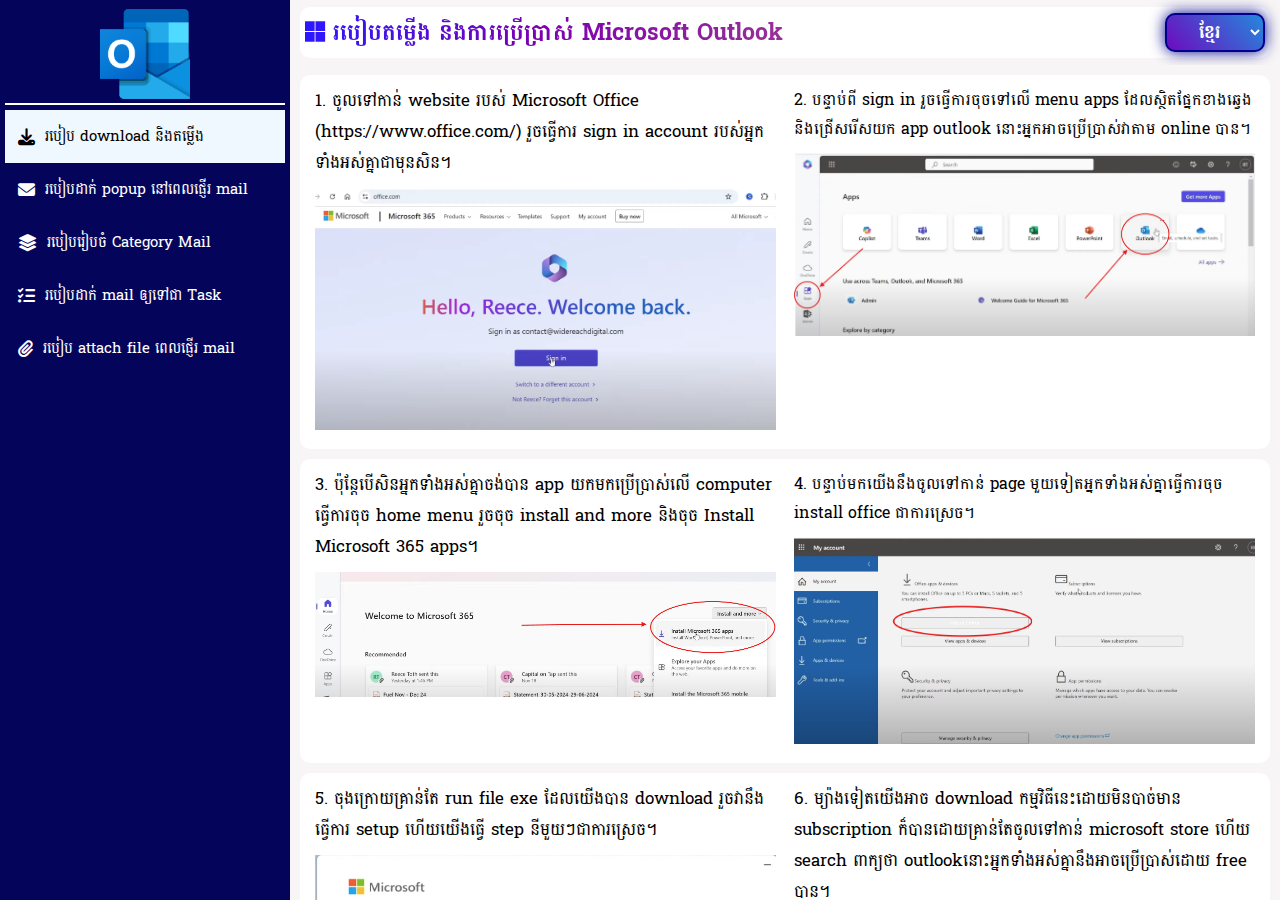
<file: index.html>
<!DOCTYPE html>
<html lang="en">
  <head>
    <meta charset="UTF-8" />
    <meta name="viewport" content="width=device-width, initial-scale=1.0" />
    <title>Microsoft Outlook</title>
    <link
      rel="stylesheet"
      href="https://cdnjs.cloudflare.com/ajax/libs/font-awesome/6.7.2/css/all.min.css"
    />
    <link rel="stylesheet" href="./styles/index.css" />
    <link href="https://unpkg.com/aos@2.3.1/dist/aos.css" rel="stylesheet" />
  </head>
  <body>
    <div class="main-container">
      <div class="side-bar">
        <div class="img">
          <img src="./img/logo.png" alt="" />
        </div>
        <div class="main-menu">
          <ul>
            <li data-translate="sidebar1" id="download">
              <i class="fa-solid fa-download"></i>
              <a
                href="index.html"
                class="translation-text"
                id="download-text"
              ></a>
            </li>
            <li data-translate="sidebar2" id="emailpop">
              <i class="fa-solid fa-envelope"></i>
              <a
                href="./pages/email.html"
                class="translation-text"
                id="email-text"
              ></a>
            </li>
            <li data-translate="sidebar3" id="category">
              <i class="fa-solid fa-layer-group"></i>
              <a
                href="./pages/category.html"
                class="translation-text"
                id="category-text"
              ></a>
            </li>
            <li data-translate="sidebar4" id="task">
              <i class="fa-solid fa-list-check"></i>
              <a
                href="./pages/mail-to-task.html"
                class="translation-text"
                id="task-text"
              ></a>
            </li>
            <li data-translate="sidebar5" id="attach">
              <i class="fa-solid fa-paperclip"></i>
              <a
                href="./pages/attach.html"
                class="translation-text"
                id="attach-text"
              ></a>
            </li>
          </ul>
        </div>
      </div>
      <div class="top-menu">
        <div class="header">
          <div class="title" data-translate="title">
            <i class="fa-brands fa-microsoft"></i>
            <span class="translation-text"></span>
          </div>
          <div class="lang">
            <select name="" id="switchlang">
              <option value="km" style="color: black">ខ្មែរ</option>
              <option value="en" style="color: black">English</option>
            </select>
          </div>
        </div>
      </div>
      <div class="container" id="download-content" data-aos="fade-up">
        <div class="box">
          <div class="left">
            <div class="des">
              <span data-translate="download1"></span>
            </div>
            <div class="img-des">
              <img src="./img/download1.png" alt="" />
            </div>
          </div>
          <div class="right">
            <div class="des" data-translate="download2"></div>
            <div class="img-des">
              <img src="./img/download2.png" alt="" />
            </div>
          </div>
        </div>
        <div class="box">
          <div class="left">
            <div class="des">
              <span data-translate="download3"></span>
            </div>
            <div class="img-des">
              <img src="./img/download3.png" alt="" />
            </div>
          </div>
          <div class="right">
            <div class="des" data-translate="download4"></div>
            <div class="img-des">
              <img src="./img/download4.png" alt="" />
            </div>
          </div>
        </div>
        <div class="box">
          <div class="left">
            <div class="des">
              <span data-translate="download5"></span>
            </div>
            <div class="img-des">
              <img src="./img/download5.png" alt="" />
            </div>
          </div>
          <div class="right">
            <div class="des">
              <span data-translate="download6"></span>
            </div>
            <div class="img-des">
              <img src="./img/download6.png" alt="" />
            </div>
          </div>
        </div>
      </div>
    </div>
  </body>
  <script src="./js/translate.js"></script>
  <script src="https://unpkg.com/aos@2.3.1/dist/aos.js"></script>
  <script>
    AOS.init();
  </script>
</html>
</file>
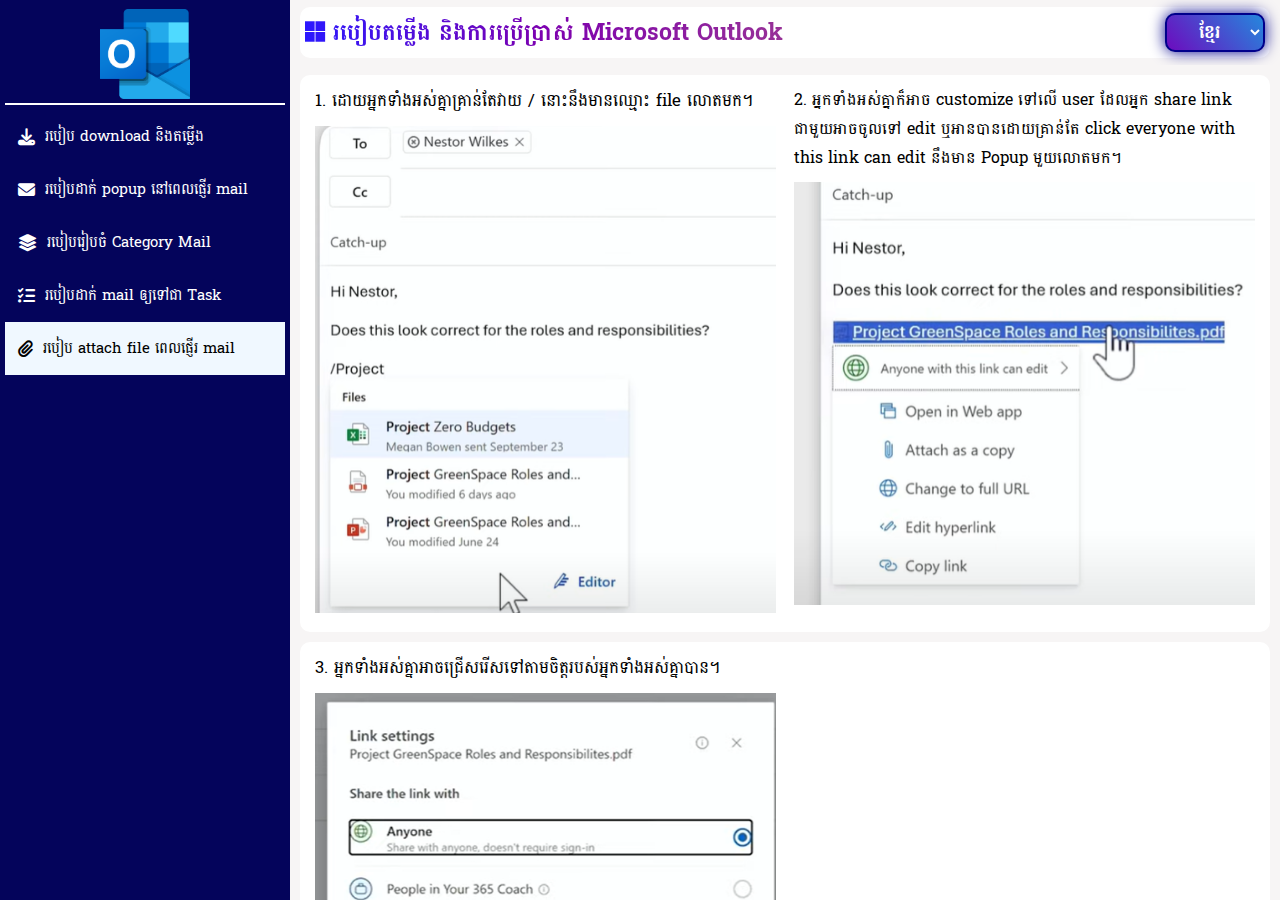
<file: pages/attach.html>
<!DOCTYPE html>
<html lang="en">
  <head>
    <meta charset="UTF-8" />
    <meta name="viewport" content="width=device-width, initial-scale=1.0" />
    <title>Microsoft Outlook</title>
    <link
      rel="stylesheet"
      href="https://cdnjs.cloudflare.com/ajax/libs/font-awesome/6.7.2/css/all.min.css"
    />
    <link rel="stylesheet" href="../styles/index.css" />
    <link href="https://unpkg.com/aos@2.3.1/dist/aos.css" rel="stylesheet" />
  </head>
  <body>
    <div class="main-container">
      <div class="side-bar">
        <div class="img">
          <img src="../img/logo.png" alt="" />
        </div>
        <div class="main-menu">
          <ul>
            <li data-translate="sidebar1" id="download">
              <i class="fa-solid fa-download"></i>
              <a
                href="../index.html"
                class="translation-text"
                id="download-text"
              ></a>
            </li>
            <li data-translate="sidebar2" id="emailpop">
              <i class="fa-solid fa-envelope"></i>
              <a href="email.html" class="translation-text" id="email-text"></a>
            </li>
            <li data-translate="sidebar3" id="category">
              <i class="fa-solid fa-layer-group"></i>
              <a
                href="category.html"
                class="translation-text"
                id="category-text"
              ></a>
            </li>
            <li data-translate="sidebar4" id="task">
              <i class="fa-solid fa-list-check"></i>
              <a
                href="mail-to-task.html"
                class="translation-text"
                id="task-text"
              ></a>
            </li>
            <li data-translate="sidebar5" id="attach">
              <i class="fa-solid fa-paperclip"></i>
              <a
                href="attach.html"
                class="translation-text"
                id="attach-text"
              ></a>
            </li>
          </ul>
        </div>
      </div>
      <div class="top-menu">
        <div class="header">
          <div class="title" data-translate="title">
            <i class="fa-brands fa-microsoft"></i>
            <span class="translation-text"></span>
          </div>
          <div class="lang">
            <select name="" id="switchlang">
              <option value="km" style="color: black">ខ្មែរ</option>
              <option value="en" style="color: black">English</option>
            </select>
          </div>
        </div>
      </div>
      <div class="container" id="download-content" data-aos="fade-up">
        <div class="box">
          <div class="left">
            <div class="des">
              <span data-translate="attach1"></span>
            </div>
            <div class="img-des">
              <img src="../img/attach1.png" alt="" />
            </div>
          </div>
          <div class="right">
            <div class="des" data-translate="attach2"></div>
            <div class="img-des">
              <img src="../img/attach2.png" alt="" />
            </div>
          </div>
        </div>
        <div class="box">
          <div class="left">
            <div class="des">
              <span data-translate="attach3"></span>
            </div>
            <div class="img-des">
              <img src="../img/attach3.png" alt="" />
            </div>
          </div>
        </div>
      </div>
    </div>
  </body>
  <script src="../js/translate.js"></script>
  <script src="https://unpkg.com/aos@2.3.1/dist/aos.js"></script>
  <script>
    AOS.init();
  </script>
</html>
</file>
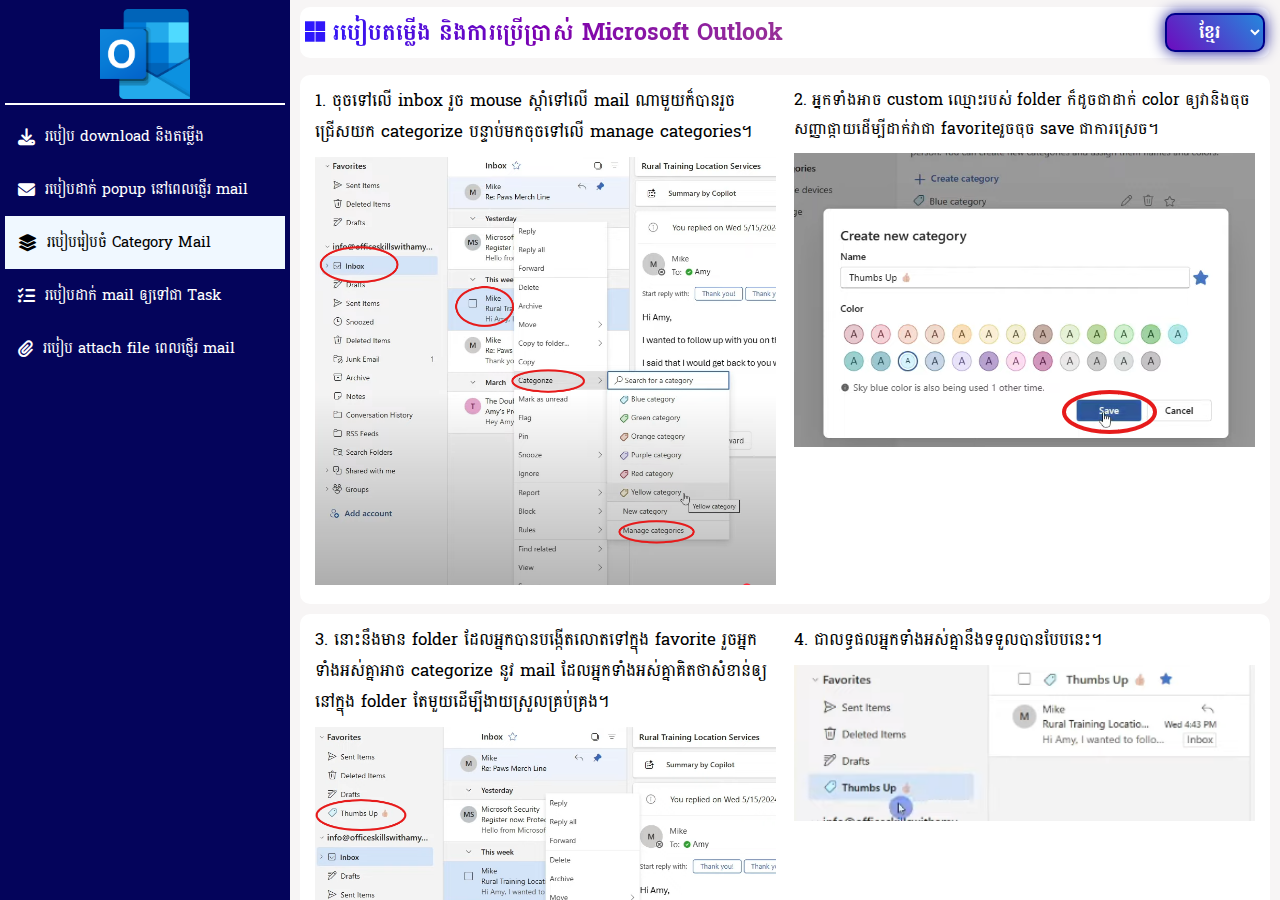
<file: pages/category.html>
<!DOCTYPE html>
<html lang="en">
  <head>
    <meta charset="UTF-8" />
    <meta name="viewport" content="width=device-width, initial-scale=1.0" />
    <title>Microsoft Outlook</title>
    <link
      rel="stylesheet"
      href="https://cdnjs.cloudflare.com/ajax/libs/font-awesome/6.7.2/css/all.min.css"
    />
    <link rel="stylesheet" href="../styles/index.css" />
    <link href="https://unpkg.com/aos@2.3.1/dist/aos.css" rel="stylesheet" />
  </head>
  <body>
    <div class="main-container">
      <div class="side-bar">
        <div class="img">
          <img src="../img/logo.png" alt="" />
        </div>
        <div class="main-menu">
          <ul>
            <li data-translate="sidebar1" id="download">
              <i class="fa-solid fa-download"></i>
              <a
                href="../index.html"
                class="translation-text"
                id="download-text"
              ></a>
            </li>
            <li data-translate="sidebar2" id="emailpop">
              <i class="fa-solid fa-envelope"></i>
              <a href="email.html" class="translation-text" id="email-text"></a>
            </li>
            <li data-translate="sidebar3" id="category">
              <i class="fa-solid fa-layer-group"></i>
              <a
                href="category.html"
                class="translation-text"
                id="category-text"
              ></a>
            </li>
            <li data-translate="sidebar4" id="task">
              <i class="fa-solid fa-list-check"></i>
              <a
                href="mail-to-task.html"
                class="translation-text"
                id="task-text"
              ></a>
            </li>
            <li data-translate="sidebar5" id="attach">
              <i class="fa-solid fa-paperclip"></i>
              <a
                href="attach.html"
                class="translation-text"
                id="attach-text"
              ></a>
            </li>
          </ul>
        </div>
      </div>
      <div class="top-menu">
        <div class="header">
          <div class="title" data-translate="title">
            <i class="fa-brands fa-microsoft"></i>
            <span class="translation-text"></span>
          </div>
          <div class="lang">
            <select name="" id="switchlang">
              <option value="km" style="color: black">ខ្មែរ</option>
              <option value="en" style="color: black">English</option>
            </select>
          </div>
        </div>
      </div>
      <div class="container" id="download-content" data-aos="fade-up">
        <div class="box">
          <div class="left">
            <div class="des">
              <span data-translate="category1"></span>
            </div>
            <div class="img-des">
              <img src="../img/category1.png" alt="" />
            </div>
          </div>
          <div class="right">
            <div class="des" data-translate="category2"></div>
            <div class="img-des">
              <img src="../img/category2.png" alt="" />
            </div>
          </div>
        </div>
        <div class="box">
          <div class="left">
            <div class="des">
              <span data-translate="category3"></span>
            </div>
            <div class="img-des">
              <img src="../img/category3.png" alt="" />
            </div>
          </div>
          <div class="right">
            <div class="des">
              <span data-translate="category4"></span>
            </div>
            <div class="img-des">
              <img src="../img/category4.png" alt="" />
            </div>
          </div>
        </div>
      </div>
    </div>
  </body>
  <script src="../js/translate.js"></script>
  <script src="https://unpkg.com/aos@2.3.1/dist/aos.js"></script>
  <script>
    AOS.init();
  </script>
</html>
</file>
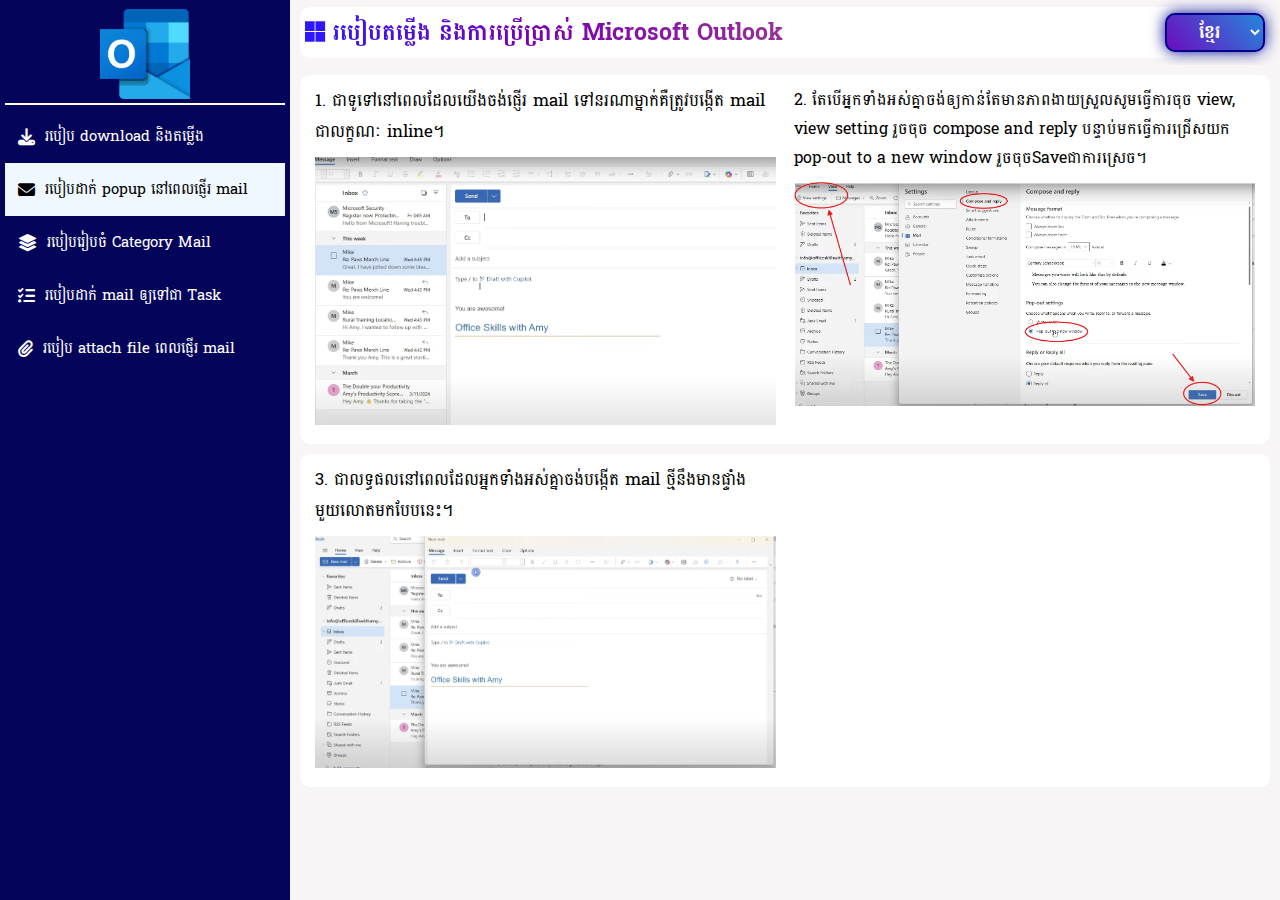
<file: pages/email.html>
<!DOCTYPE html>
<html lang="en">
  <head>
    <meta charset="UTF-8" />
    <meta name="viewport" content="width=device-width, initial-scale=1.0" />
    <title>Microsoft Outlook</title>
    <link
      rel="stylesheet"
      href="https://cdnjs.cloudflare.com/ajax/libs/font-awesome/6.7.2/css/all.min.css"
    />
    <link rel="stylesheet" href="../styles/index.css" />
    <link href="https://unpkg.com/aos@2.3.1/dist/aos.css" rel="stylesheet" />
  </head>
  <body>
    <div class="main-container">
      <div class="side-bar">
        <div class="img">
          <img src="../img/logo.png" alt="" />
        </div>
        <div class="main-menu">
          <ul>
            <li data-translate="sidebar1" id="download">
              <i class="fa-solid fa-download"></i>
              <a
                href="../index.html"
                class="translation-text"
                id="download-text"
              ></a>
            </li>
            <li data-translate="sidebar2" id="emailpop">
              <i class="fa-solid fa-envelope"></i>
              <a href="email.html" class="translation-text" id="email-text"></a>
            </li>
            <li data-translate="sidebar3" id="category">
              <i class="fa-solid fa-layer-group"></i>
              <a
                href="category.html"
                class="translation-text"
                id="category-text"
              ></a>
            </li>
            <li data-translate="sidebar4" id="task">
              <i class="fa-solid fa-list-check"></i>
              <a
                href="mail-to-task.html"
                class="translation-text"
                id="task-text"
              ></a>
            </li>
            <li data-translate="sidebar5" id="attach">
              <i class="fa-solid fa-paperclip"></i>
              <a
                href="attach.html"
                class="translation-text"
                id="attach-text"
              ></a>
            </li>
          </ul>
        </div>
      </div>
      <div class="top-menu">
        <div class="header">
          <div class="title" data-translate="title">
            <i class="fa-brands fa-microsoft"></i>
            <span class="translation-text"></span>
          </div>
          <div class="lang">
            <select name="" id="switchlang">
              <option value="km" style="color: black">ខ្មែរ</option>
              <option value="en" style="color: black">English</option>
            </select>
          </div>
        </div>
      </div>
      <div class="container" id="download-content" data-aos="fade-up">
        <div class="box">
          <div class="left">
            <div class="des">
              <span data-translate="emailpop1"></span>
            </div>
            <div class="img-des">
              <img src="../img/emailpop1.png" alt="" />
            </div>
          </div>
          <div class="right">
            <div class="des" data-translate="emailpop2"></div>
            <div class="img-des">
              <img src="../img/emailpop2.png" alt="" />
            </div>
          </div>
        </div>
        <div class="box">
          <div class="left">
            <div class="des">
              <span data-translate="emailpop3"></span>
            </div>
            <div class="img-des">
              <img src="../img/emailpop3.png" alt="" />
            </div>
          </div>
        </div>
      </div>
    </div>
  </body>
  <script src="../js/translate.js"></script>
  <script src="https://unpkg.com/aos@2.3.1/dist/aos.js"></script>
  <script>
    AOS.init();
  </script>
</html>
</file>
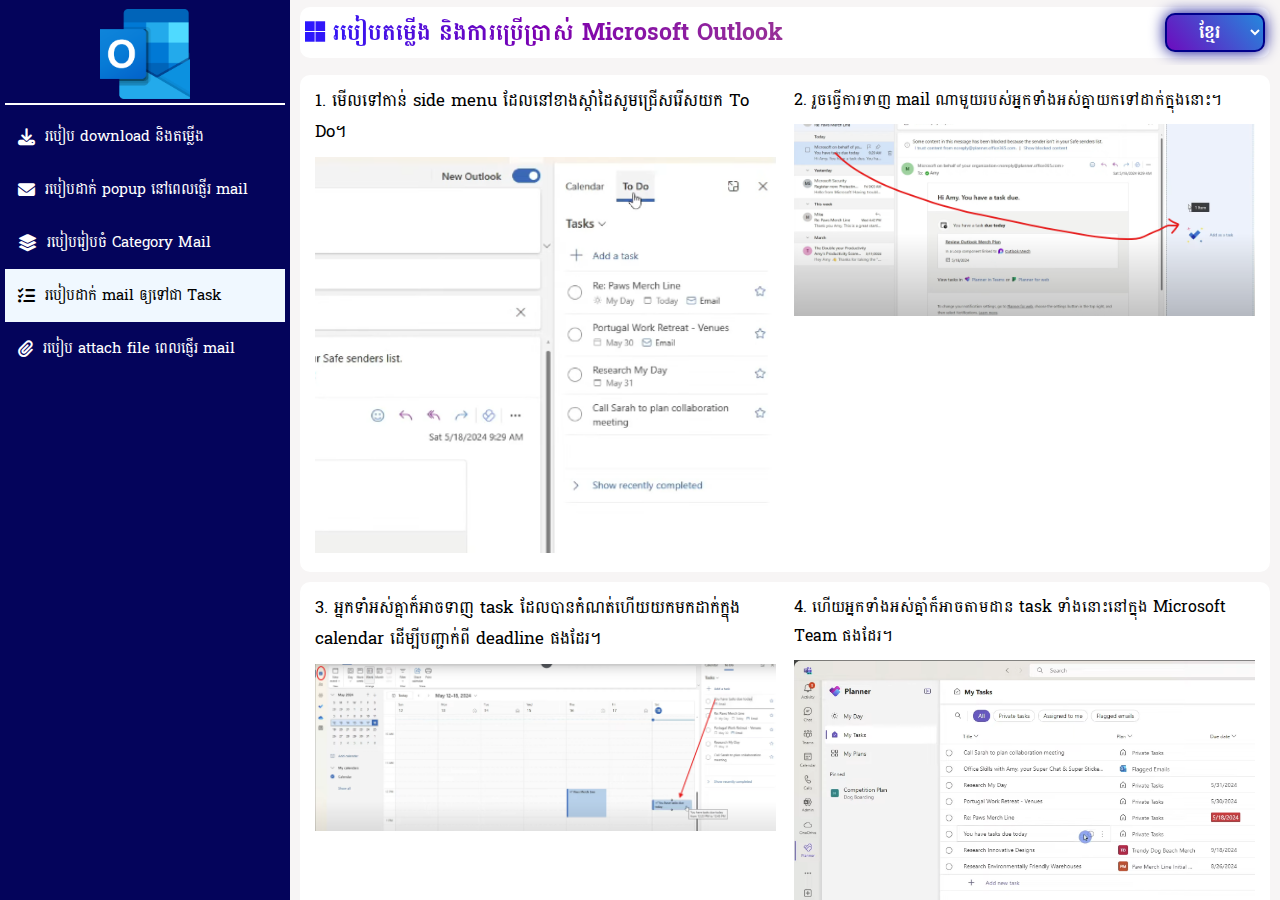
<file: pages/mail-to-task.html>
<!DOCTYPE html>
<html lang="en">
  <head>
    <meta charset="UTF-8" />
    <meta name="viewport" content="width=device-width, initial-scale=1.0" />
    <title>Microsoft Outlook</title>
    <link
      rel="stylesheet"
      href="https://cdnjs.cloudflare.com/ajax/libs/font-awesome/6.7.2/css/all.min.css"
    />
    <link rel="stylesheet" href="../styles/index.css" />
    <link href="https://unpkg.com/aos@2.3.1/dist/aos.css" rel="stylesheet" />
  </head>
  <body>
    <div class="main-container">
      <div class="side-bar">
        <div class="img">
          <img src="../img/logo.png" alt="" />
        </div>
        <div class="main-menu">
          <ul>
            <li data-translate="sidebar1" id="download">
              <i class="fa-solid fa-download"></i>
              <a
                href="../index.html"
                class="translation-text"
                id="download-text"
              ></a>
            </li>
            <li data-translate="sidebar2" id="emailpop">
              <i class="fa-solid fa-envelope"></i>
              <a href="email.html" class="translation-text" id="email-text"></a>
            </li>
            <li data-translate="sidebar3" id="category">
              <i class="fa-solid fa-layer-group"></i>
              <a
                href="category.html"
                class="translation-text"
                id="category-text"
              ></a>
            </li>
            <li data-translate="sidebar4" id="task">
              <i class="fa-solid fa-list-check"></i>
              <a
                href="mail-to-task.html"
                class="translation-text"
                id="task-text"
              ></a>
            </li>
            <li data-translate="sidebar5" id="attach">
              <i class="fa-solid fa-paperclip"></i>
              <a
                href="attach.html"
                class="translation-text"
                id="attach-text"
              ></a>
            </li>
          </ul>
        </div>
      </div>
      <div class="top-menu">
        <div class="header">
          <div class="title" data-translate="title">
            <i class="fa-brands fa-microsoft"></i>
            <span class="translation-text"></span>
          </div>
          <div class="lang">
            <select name="" id="switchlang">
              <option value="km" style="color: black">ខ្មែរ</option>
              <option value="en" style="color: black">English</option>
            </select>
          </div>
        </div>
      </div>
      <div class="container" id="download-content" data-aos="fade-up">
        <div class="box">
          <div class="left">
            <div class="des">
              <span data-translate="task1"></span>
            </div>
            <div class="img-des">
              <img src="../img/task1.png" alt="" />
            </div>
          </div>
          <div class="right">
            <div class="des" data-translate="task2"></div>
            <div class="img-des">
              <img src="../img/task2.png" alt="" />
            </div>
          </div>
        </div>
        <div class="box">
          <div class="left">
            <div class="des">
              <span data-translate="task3"></span>
            </div>
            <div class="img-des">
              <img src="../img/task3.png" alt="" />
            </div>
          </div>
          <div class="right">
            <div class="des" data-translate="task4"></div>
            <div class="img-des">
              <img src="../img/task4.png" alt="" />
            </div>
          </div>
        </div>
        <div class="box">
          <div class="left">
            <div class="des">
              <span data-translate="task5"></span>
            </div>
            <div class="img-des">
              <img src="../img/task5.png" alt="" />
            </div>
          </div>
          <div class="right">
            <div class="des" data-translate="task6"></div>
            <div class="img-des">
              <img src="../img/task6.png" alt="" />
            </div>
          </div>
        </div>
      </div>
    </div>
  </body>
  <script src="../js/translate.js"></script>
  <script src="https://unpkg.com/aos@2.3.1/dist/aos.js"></script>
  <script>
    AOS.init();
  </script>
</html>
</file>
<file: styles/index.css>
@import url("https://fonts.googleapis.com/css2?family=Battambang:wght@100;300;400;700;900&display=swap");
* {
  margin: 0;
  padding: 0;
  box-sizing: border-box;
  font-family: "Battambang", system-ui;
}
a {
  text-decoration: none;
}
body {
  overflow-x: hidden;
}
ul {
  list-style-type: none;
}
.main-container {
  width: 100vw;
  height: 100vh;
}
.main-container .side-bar {
  width: 290px;
  height: 100%;
  padding: 5px;
  /* background-color: rgb(9, 30, 48); */
  background-color: rgb(4, 4, 91);
  color: white;
  float: left;
}
.main-container .side-bar .img {
  width: 100%;
  height: 100px;
  display: flex;
  justify-content: center;
  align-items: center;
  border-bottom: 2px solid white;
  margin-bottom: 5px;
}
.main-container .side-bar .img img {
  width: 90px;
  height: 90px;
  object-fit: cover;
}
.main-container .side-bar .main-menu {
  width: 100%;
  height: calc(100% - 105px);
}
.main-container .side-bar .main-menu ul li {
  padding: 13px;
  font-size: 15px;
  transition: all 0.4s;
  cursor: pointer;
  display: flex;
  align-items: center;
}
.main-container .side-bar .main-menu ul li a {
  display: block;
  text-decoration: none;
  margin-left: 10px;
  color: white;
}
.main-container .side-bar .main-menu ul li i {
  font-size: 17px;
}
.main-container .side-bar .main-menu ul li:hover {
  background-color: aliceblue;
  transform: translateX(5px);
  color: black;
}
.main-container .side-bar .main-menu ul li:hover a {
  color: black;
}
.main-container .top-menu {
  width: calc(100% - 290px);
  height: 65px;
  padding: 7px 10px;
  float: left;
  background-color: #f7f5f5;
}
.main-container .top-menu .header {
  width: 100%;
  height: 100%;
  background-color: white;
  border-radius: 10px;
  display: flex;
  justify-content: space-between;
  align-items: center;
  padding: 0 5px;
}
.main-container .top-menu .header .title {
  font-size: 23px;
  font-weight: bold;
  background: linear-gradient(90deg, #2b18ff, #7d00af, #973197);
  -webkit-background-clip: text;
  -webkit-text-fill-color: transparent;
}
.main-container .top-menu .header select {
  width: 100px;
  font-size: 18px;
  font-weight: bold;
  text-align: center;
  color: white;
  box-shadow: 0 0 15px darkblue;
  border: 2px solid darkblue;
  border-radius: 10px;
  background-image: linear-gradient(
    50deg,
    rgb(109, 11, 190),
    rgb(18, 169, 229),
    rgb(32, 85, 246)
  );
  background-size: 300%;
  animation: glowing 1.5s linear infinite;
  cursor: pointer;
  outline: none;
  position: relative;
  overflow: hidden;
}
@keyframes glowing {
  0% {
    background-position: 0 0;
  }
  100% {
    background-position: 300% 0;
  }
}

.container {
  width: calc(100% - 290px);
  height: calc(100% - 65px);
  padding: 10px;
  background-color: #f7f5f5;
  overflow-y: scroll;
  float: left;
}
.container .box {
  width: 100%;
  background-color: white;
  padding: 10px 15px;
  border-radius: 10px;
  display: flex;
  justify-content: space-between;
  margin-bottom: 10px;
}
.container .box .left {
  width: 49%;
  height: auto;
}
.des {
  width: 100%;
  margin-bottom: 10px;
}
.des span {
  font-size: 17px;
}
.img-des {
  width: 100%;
  height: auto;
}
.img-des img {
  width: 100%;
  object-fit: cover;
}
.container .box .right {
  width: 49%;
  height: auto;
}
#setup-email {
  display: none;
}
.active {
  background-color: aliceblue;
  color: black;
}
.test {
  color: black !important;
}
</file>
